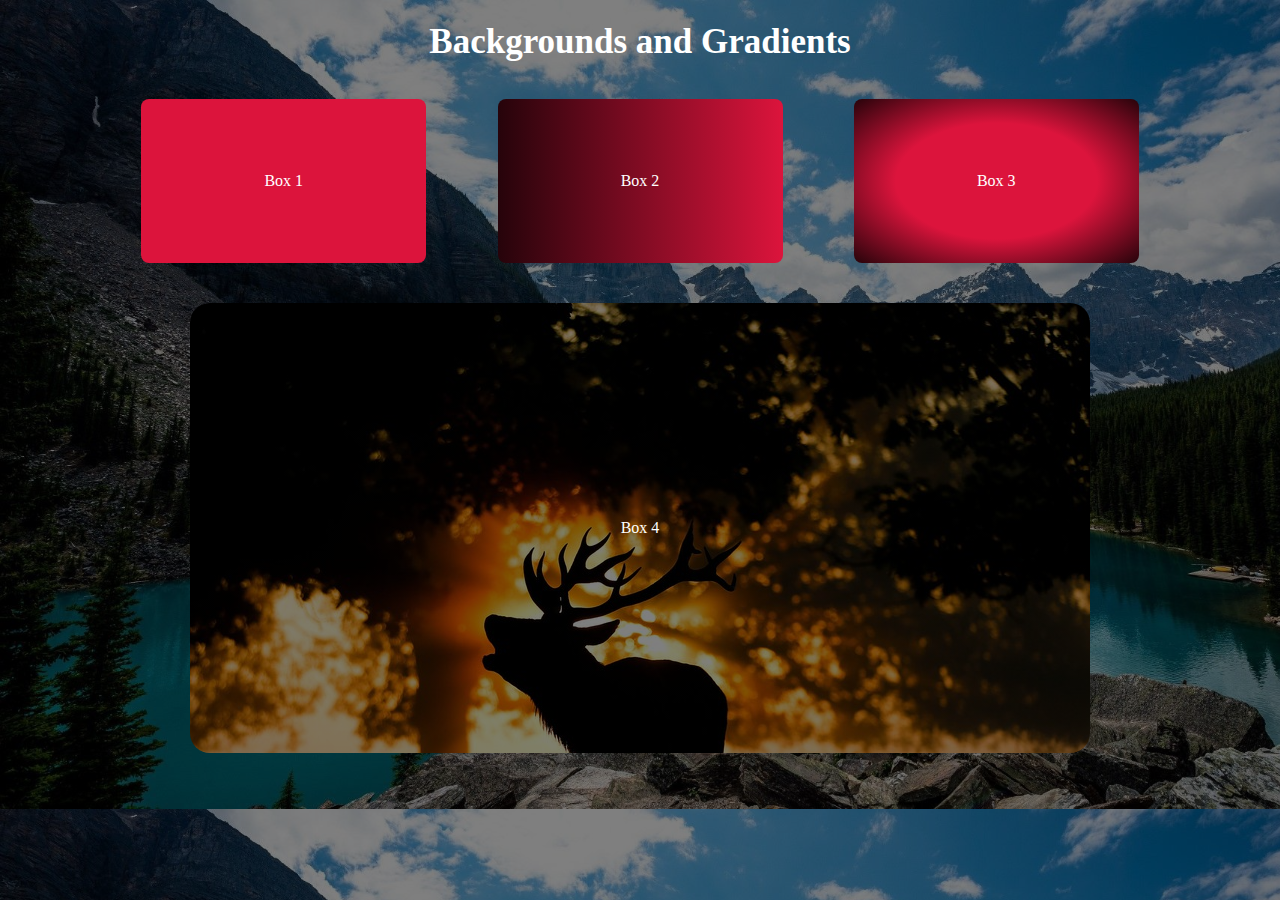
<file: block-BHaabu/index.html>
<!DOCTYPE html>
<html lang="en">

<head>
  <meta charset="UTF-8">
  <meta http-equiv="X-UA-Compatible" content="IE=edge">
  <meta name="viewport" content="width=device-width, initial-scale=1.0">
  <title>Document</title>
  <link rel="stylesheet" href="style.css">
</head>

<body class="container">
  <header>
    <h1>Backgrounds and Gradients</h1>
  </header>
  <main>
    <section>
      <div class="col-1-3">
        <div>
          <p> Box 1</p>
        </div>
        <div class="linear">
          <p>Box 2</p>
        </div>
        <div class="radial">
          <p>Box 3</p>
        </div>
      </div>
      <div class="deer">
        <p>Box 4</p>
      </div>
    </section>
  </main>
</body>

</html>
<!-- done -->
</file>
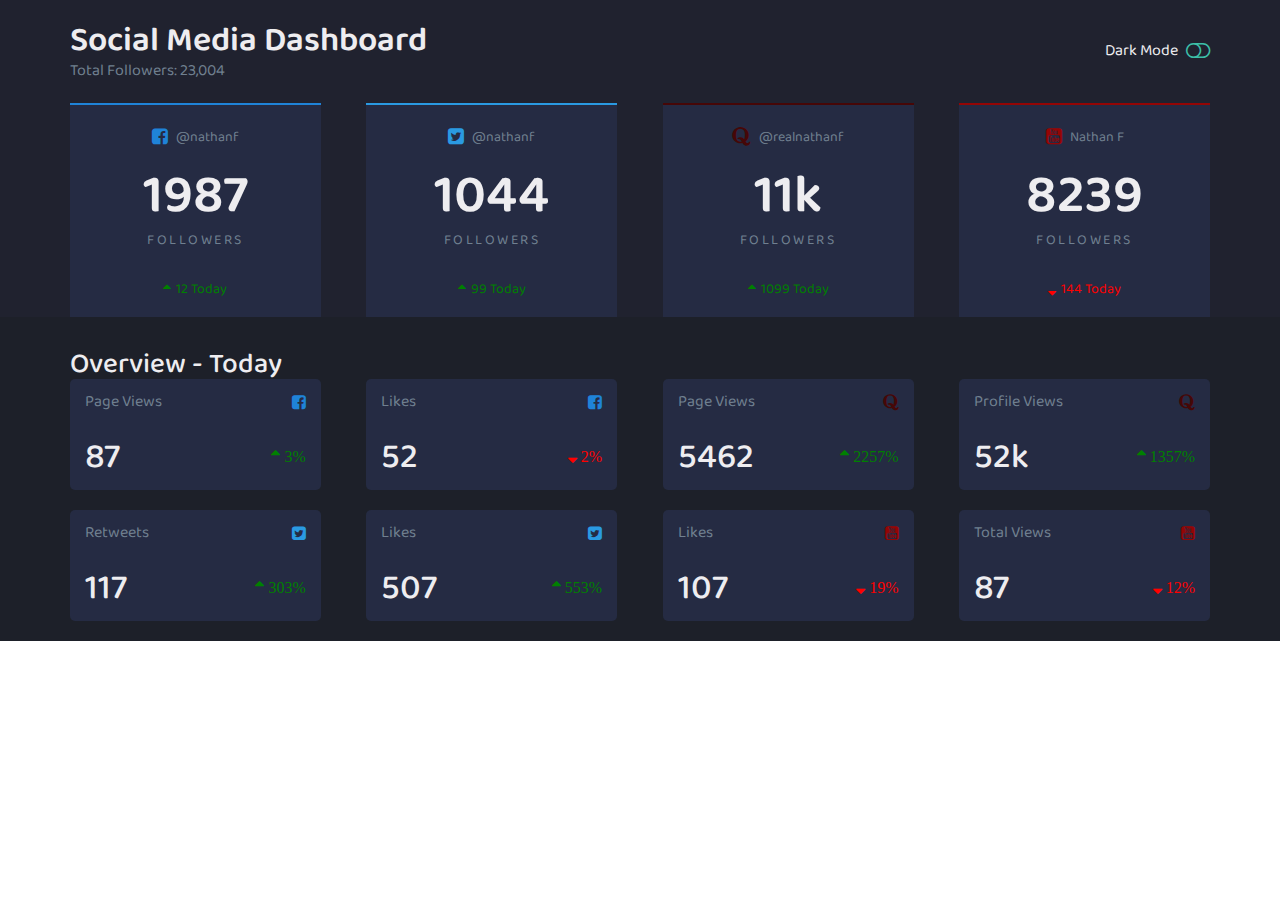
<file: block-BHaabv/index.html>
<!DOCTYPE html>
<html lang="en">

<head>
  <meta charset="UTF-8">
  <meta http-equiv="X-UA-Compatible" content="IE=edge">
  <meta name="viewport" content="width=device-width, initial-scale=1.0">
  <title>Social Media Dashboard</title>
  <link rel="stylesheet" href="style.css">
  <link rel="stylesheet" href="https://cdnjs.cloudflare.com/ajax/libs/font-awesome/4.7.0/css/font-awesome.min.css">
</head>

<body>
  <header class="header">
    <div class="top container flex">
      <div>
        <h1>Social Media Dashboard</h1>
        <p>Total Followers: 23,004</p>
      </div>
      <div class="flex">
        <span class="mode">Dark Mode</span>
        <span><i class="fa fa-x fa-toggle-off fa-lg"></i></span>
      </div>
    </div>
    <div class="hero container flex">
      <div class="facebook box">
        <div class="brand"><i class="fa facebook-icon fa-facebook-square fa-lg"></i>@nathanf</div>
        <h2 class="count">1987</h2>
        <p class="followers">Followers</p>
        <span class="tally green flex">
          <i class="fa fa-sort-up"></i>
          <p>12 Today</p>
        </span>
      </div>
      <div class="twitter box">
        <div class="brand"><i class="fa twitter-icon fa-twitter-square fa-lg"></i>@nathanf</div>
        <h2 class="count">1044</h2>
        <p class="followers">Followers</p>
        <span class="tally green flex">
          <i class="fa fa-sort-up"></i>
          <p>99 Today</p>
        </span>
      </div>
      <div class="quora box">
        <div class="brand"><i class="fa quora-icon fa-quora fa-lg"></i>@realnathanf</div>
        <h2 class="count">11k</h2>
        <p class="followers">Followers</p>
        <span class="tally green flex">
          <i class="fa fa-sort-up"></i>
          <p>1099 Today</p>
        </span>
      </div>
      <div class="youtube box">
        <div class="brand"><i class="fa youtube-icon fa-youtube-square fa-lg"></i>Nathan F</div>
        <h2 class="count">8239</h2>
        <p class="followers">Followers</p>
        <span class="tally red flex"><i class="fa fa-sort-down"></i>
          <p>144 Today</p>
        </span>
      </div>
    </div>
  </header>
  <main>
    <section class="overview">
      <div class="container">
        <h2>Overview - Today</h2>
        <div class="col-1-4 flex">
          <div class="item-1 item">
            <div class="flex">
              <p>Page Views</p>
              <i class="fa facebook-icon fa-facebook-square fa-lg"></i>
            </div>
            <div class="flex">
              <h3>87</h3>
              <span><i class="fa green fa-sort-up"> 3%</i></span>
            </div>
          </div>
          <div class="item-2 item">
            <div class="flex">
              <p>Likes</p>
              <i class="fa facebook-icon fa-facebook-square fa-lg"></i>
            </div>
            <div class="flex">
              <h3>52</h3>
              <span><i class="fa red fa-sort-down"> 2%</i></span>
            </div>
          </div>
          <div class="item-3 item">
            <div class="flex">
              <p>Page Views</p>
              <i class="fa quora-icon fa-quora fa-lg"></i>
            </div>
            <div class="flex">
              <h3>5462</h3>
              <span><i class="fa green fa-sort-up"> 2257%</i></span>
            </div>
          </div>
          <div class="item-4 item">
            <div class="flex">
              <p>Profile Views</p>
              <i class="fa quora-icon fa-quora fa-lg"></i>
            </div>
            <div class="flex">
              <h3>52k</h3>
              <span><i class="fa green fa-sort-up"> 1357%</i></span>
            </div>
          </div>
          <div class="item-5 item">
            <div class="flex">
              <p>Retweets</p>
              <i class="fa twitter-icon fa-twitter-square fa-lg"></i>
            </div>
            <div class="flex">
              <h3>117</h3>
              <span><i class="fa green fa-sort-up"> 303%</i></span>
            </div>
          </div>
          <div class="item-6 item">
            <div class="flex">
              <p>Likes</p>
              <i class="fa twitter-icon fa-twitter-square fa-lg"></i>
            </div>
            <div class="flex">
              <h3>507</h3>
              <span><i class="fa green fa-sort-up"> 553%</i></span>
            </div>
          </div>
          <div class="item-7 item">
            <div class="flex">
              <p>Likes</p>
              <i class="fa youtube-icon fa-youtube-square fa-lg"></i>
            </div>
            <div class="flex">
              <h3>107</h3>
              <span><i class="fa red fa-sort-down"> 19%</i></span>
            </div>
          </div>
          <div class="item-8 item">
            <div class="flex">
              <p>Total Views</p>
              <i class="fa youtube-icon fa-youtube-square fa-lg"></i>
            </div>
            <div class="flex">
              <h3>87</h3>
              <span><i class="fa red fa-sort-down"> 12%</i></span>
            </div>
          </div>
        </div>

      </div>
    </section>
  </main>
</body>

</html>
<!-- done -->
</file>
<file: block-BHaabv/style.css>
@import url('https://fonts.googleapis.com/css2?family=Baloo+Paaji+2:wght@400;500;600&display=swap');
/* font-family: 'Baloo Paaji 2', cursive; */
html, body, div, span, applet, object, iframe,
h1, h2, h3, h4, h5, h6, p, blockquote, pre,
a, abbr, acronym, address, big, cite, code,
del, dfn, em, img, ins, kbd, q, s, samp,
small, strike, strong, sub, sup, tt, var,
b, u, i, center,
dl, dt, dd, ol, ul, li,
fieldset, form, label, legend,
table, caption, tbody, tfoot, thead, tr, th, td,
article, aside, canvas, details, embed, 
figure, figcaption, footer, header, hgroup, 
menu, nav, output, ruby, section, summary,
time, mark, audio, video {
	margin: 0;
	padding: 0;
	border: 0;
	font-size: 100%;
	font: inherit;
	vertical-align: baseline;
}
/* HTML5 display-role reset for older browsers */
article, aside, details, figcaption, figure, 
footer, header, hgroup, menu, nav, section {
	display: block;
}
body {
	line-height: 1;
  font-family: 'Baloo Paaji 2', cursive;
}
ol, ul {
	list-style: none;
}
blockquote, q {
	quotes: none;
}
blockquote:before, blockquote:after,
q:before, q:after {
	content: '';
	content: none;
}
table {
	border-collapse: collapse;
	border-spacing: 0;
}
.green{
  color: green;
}
.red{
  color: red;
}
/* custom css */
.container{
  max-width: 1140px;
  margin: 0 auto;
  padding: 24px 0 0 0;
}
.flex{
  display: flex;
  justify-content: space-between;
  align-items: center;
}

*, *::after, *::before{
  box-sizing: border-box;
}
/* general css */
.top i{
  color: rgba(60, 191, 167, 1);
  
}
.header{
  background-color: #20222f;
  color: #eeedf0;
}
.top h1{
  font-size: 34px;
  font-weight: 600;
}
.top p{
  font-size: 16px;
  font-weight: 400;
  padding-top: 5px;
  color: slategray;
}
.mode{
  font-size: 16px;
  padding: 0 8px;
}
/* hero sec */
.box{
  flex: 0 1 22%;
  background-color: rgba(37,43,67,1);
}
.box{
  text-align: center;
}
.box h2{
  font-size: 54px;
  font-weight: 600;
}
.brand{
  font-size: 14px;
  padding: 25px 0;
  color: slategray;
}
.brand i{
  padding-right: 8px;
}
.facebook-icon{
  color: rgba(31, 131, 216, 1);
}
.twitter-icon{
  color: rgba(42, 154, 226, 1);
}
.quora-icon{
  color: rgb(70, 7, 7);
}
.youtube-icon{
  color: rgb(148, 5, 5);
}
.facebook{
  border-top: 2px solid rgba(31, 131, 216, 1);
}
.twitter{
  border-top: 2px solid rgba(42, 154, 226, 1);
}
.quora{
  border-top: 2px solid rgb(70, 7, 7);
}
.youtube{
  border-top: 2px solid rgb(148, 5, 5);
}
.followers{
  font-size: 14px;
  letter-spacing: 2.5px;
  font-weight: lighter;
  color: slategray;
  text-transform: uppercase;
  margin-top: 10px;
}
.tally{
  justify-content: center;
  font-size: 14px;
  padding: 35px 0 20px 0;
}
.tally i{
  padding-right: 5px;
}
/* main */
.overview{
  background-color: rgba(29, 32, 41, 1);
  color: #eeedf0;
}
.overview h2{
  font-size: 28px;
  padding-top: 10px;
  font-weight: 500;
}
.col-1-4{
  flex-wrap: wrap;
}
.col-1-4 .item{
  flex: 0 1 22%;
  background-color: rgba(37, 43, 67, 1);
  border-radius: 5px;
  margin-bottom: 20px;
}

.item .flex{
  padding:  15px;
}
.item i{
  font-size: 16px;
}
.item p{
  color: slategray;
}
.item h3{
  font-size: 35px;
  font-weight: 500;
}
</file>
<file: block-BHaabu/style.css>
/* css resets */
html, body, div, span, applet, object, iframe,
h1, h2, h3, h4, h5, h6, p, blockquote, pre,
a, abbr, acronym, address, big, cite, code,
del, dfn, em, img, ins, kbd, q, s, samp,
small, strike, strong, sub, sup, tt, var,
b, u, i, center,
dl, dt, dd, ol, ul, li,
fieldset, form, label, legend,
table, caption, tbody, tfoot, thead, tr, th, td,
article, aside, canvas, details, embed, 
figure, figcaption, footer, header, hgroup, 
menu, nav, output, ruby, section, summary,
time, mark, audio, video {
	margin: 0;
	padding: 0;
	border: 0;
	font-size: 100%;
	font: inherit;
	vertical-align: baseline;
}
/* HTML5 display-role reset for older browsers */
article, aside, details, figcaption, figure, 
footer, header, hgroup, menu, nav, section {
	display: block;
}
body {
	line-height: 1.5;
  color: white;
}
ol, ul {
	list-style: none;
}
blockquote, q {
	quotes: none;
}
blockquote:before, blockquote:after,
q:before, q:after {
	content: '';
	content: none;
}
table {
	border-collapse: collapse;
	border-spacing: 0;
}
/* custom css */
.container{
  max-width: 1140px;
  margin: 0 auto;
  padding: 16px 0;
}
*{
  box-sizing: border-box;
}
body{
  /* background: linear-gradient(to bottom,rgb(0, 0, 0, 0.5), rgb(0, 0, 0, 0.5)), url("img.jpg") no-repeat; */
  background-size: cover;
  background: linear-gradient(45deg, rgba(0, 0, 0, 0.5), rgba(0,0,0, 0.5)), url(img.jpg);
  background-size: cover;
}
header h1{
  text-align: center;
  font-weight: bold;
  font-size: 35px;
}
.col-1-3{
  display: flex;
  justify-content: space-evenly;
  align-items: center;
  margin-top: 30px;
}
.col-1-3 div{
 flex: 0 1 25%;
 background-color: rgb(220, 20, 60);
 text-align: center;
 padding: 50px auto;
 border-radius: 8px;
}
.col-1-3 p{
  padding: 70px 0;
}
.linear{
  background: linear-gradient(to right, rgba(0, 0, 0, 0.828), rgba(220,20,60));
}
.radial{
  background: radial-gradient( rgba(220,20,60) 50%, rgba(0, 0, 0, 0.828));
}
.deer{
  background: linear-gradient(rgba(0, 0, 0, 0.5), rgba(0,0,0, 0.5)), url("deer.jpg");
  background-repeat: no-repeat;
  width: 900px;
  height: 450px;
  margin: 40px auto;
  object-fit: cover;
  border-radius: 20px;
  display: flex;
  justify-content: center;
  align-items: center;
}
.deer p{
  
}
</file>
